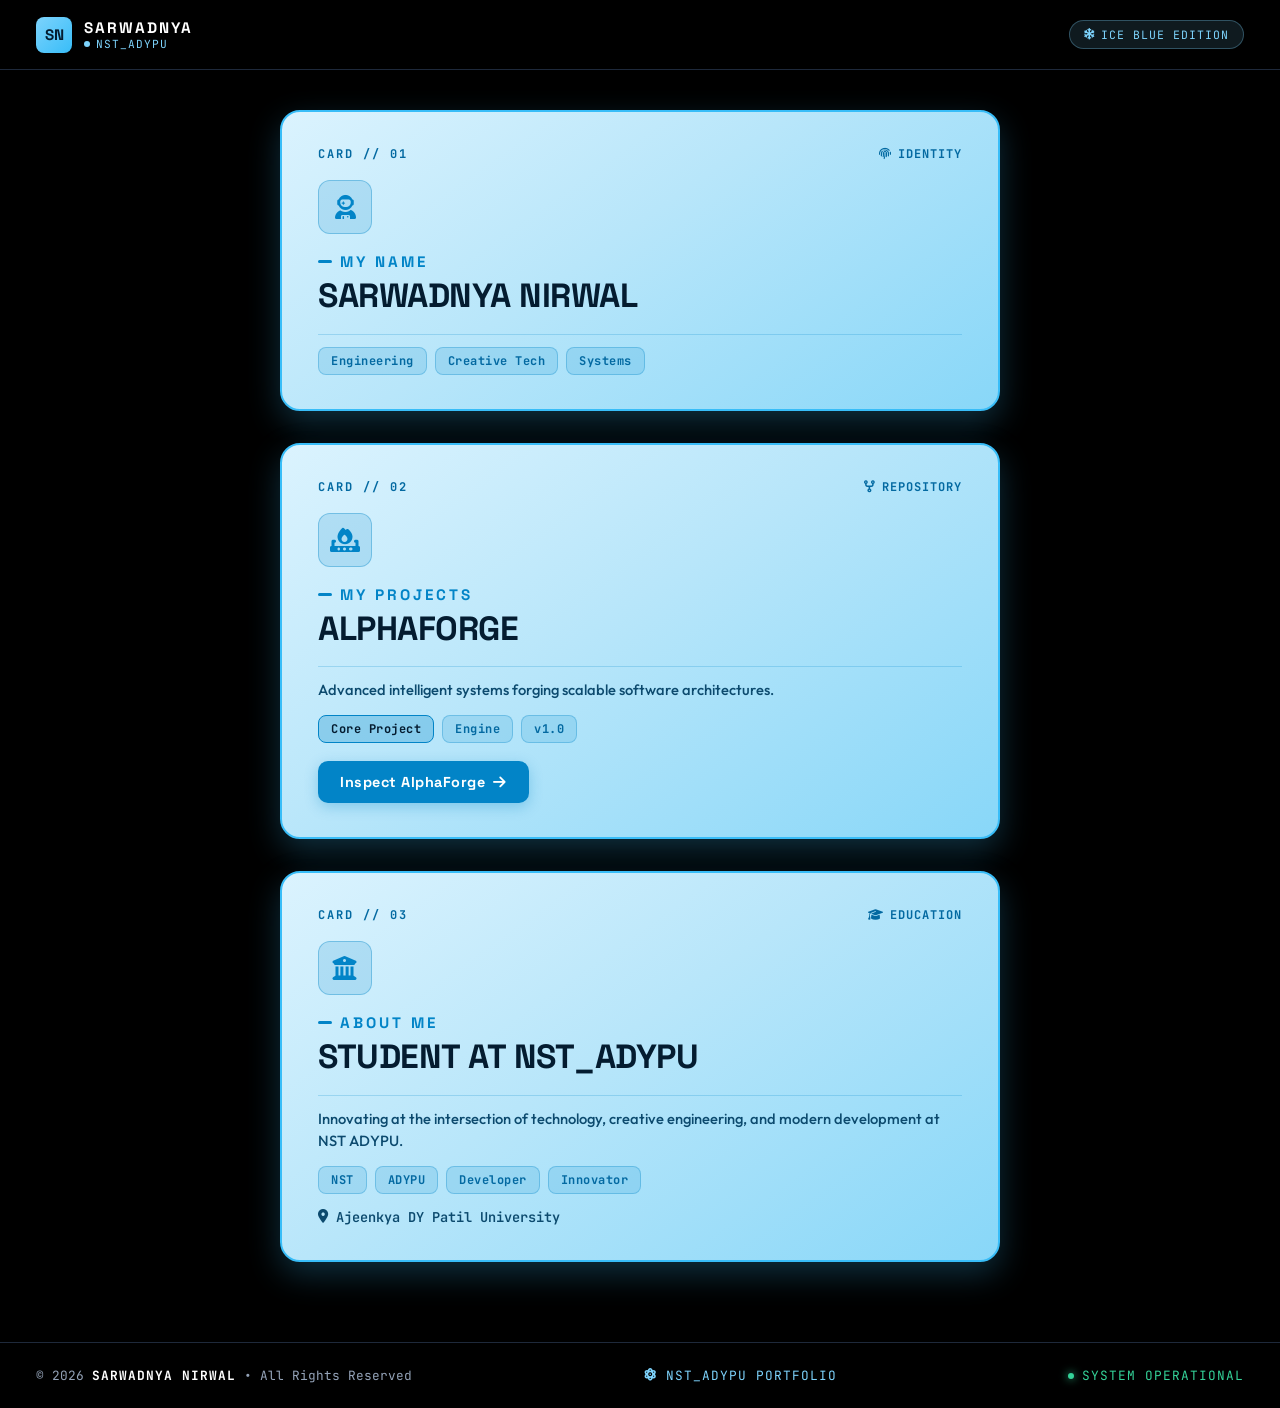
<file: Portfolio/index.html>
<!DOCTYPE html>
<html lang="en">
<head>
  <meta charset="UTF-8">
  <meta name="viewport" content="width=device-width, initial-scale=1.0">
  <title>Sarwadnya Nirwal | Portfolio</title>
  <meta name="description" content="Portfolio of Sarwadnya Nirwal - Student at NST_ADYPU.">
  
  <!-- Google Fonts -->
  <link rel="preconnect" href="https://fonts.googleapis.com">
  <link rel="preconnect" href="https://fonts.gstatic.com" crossorigin>
  <link href="https://fonts.googleapis.com/css2?family=Outfit:wght@300;400;500;600;700;800;900&family=Space+Grotesk:wght@400;500;600;700&family=JetBrains+Mono:wght@400;500;700&display=swap" rel="stylesheet">
  
  <!-- FontAwesome Icons for UI -->
  <link rel="stylesheet" href="https://cdnjs.cloudflare.com/ajax/libs/font-awesome/6.4.0/css/all.min.css">
  
  <link rel="stylesheet" href="style.css">

  <style>
    /* Direct embedded styles to guarantee instant rendering of ice blue cards on black */
    body {
      background-color: #000000 !important;
      color: #ffffff;
      font-family: 'Outfit', sans-serif;
      margin: 0;
      padding: 0;
      cursor: default;
    }
    .content-wrapper {
      width: 100%;
      max-width: 760px;
      margin: 40px auto 80px;
      padding: 0 20px;
      box-sizing: border-box;
    }
    .cards-vertical-stack {
      display: flex;
      flex-direction: column;
      gap: 32px;
      width: 100%;
    }
    .ice-card {
      width: 100%;
      background: linear-gradient(145deg, #dbf3fe 0%, #b8e6fa 45%, #88d7f8 100%) !important;
      border: 2px solid #38bdf8 !important;
      border-radius: 20px !important;
      padding: 34px 36px;
      color: #041c30 !important;
      box-shadow: 0 12px 32px rgba(56, 189, 248, 0.25), 0 4px 14px rgba(0, 0, 0, 0.5) !important;
      box-sizing: border-box;
      transition: transform 0.2s ease, box-shadow 0.2s ease, border-color 0.2s ease;
      display: flex;
      flex-direction: column;
      gap: 18px;
    }
    .ice-card:hover {
      transform: translateY(-4px);
      box-shadow: 0 18px 42px rgba(56, 189, 248, 0.4), 0 6px 18px rgba(0, 0, 0, 0.6) !important;
      border-color: #0284c7 !important;
    }
  </style>
</head>
<body>

  <!-- Navigation Bar -->
  <header class="navbar">
    <div class="nav-brand">
      <div class="brand-cube">
        <span>SN</span>
      </div>
      <div class="brand-info">
        <span class="brand-name">SARWADNYA</span>
        <span class="brand-badge"><span class="status-pulse"></span>NST_ADYPU</span>
      </div>
    </div>

    <div class="nav-controls">
      <div class="mode-tag">
        <i class="fa-solid fa-snowflake"></i>
        <span>ICE BLUE EDITION</span>
      </div>
    </div>
  </header>

  <!-- Main Content: Cards Arranged One by One Down Side -->
  <main class="content-wrapper">
    <div class="cards-vertical-stack">

      <!-- ==============================================
           CARD 1: MY NAME -> SARWADNYA NIRWAL
           ============================================== -->
      <article class="ice-card" id="card-1">
        <div class="card-meta">
          <span class="card-number">CARD // 01</span>
          <span class="card-status"><i class="fa-solid fa-fingerprint"></i> IDENTITY</span>
        </div>

        <div class="card-visual">
          <div class="visual-icon">
            <i class="fa-solid fa-user-astronaut"></i>
          </div>
        </div>

        <div class="card-body">
          <div class="exact-label">MY NAME</div>
          <div class="exact-value">SARWADNYA NIRWAL</div>
        </div>

        <div class="card-footer">
          <div class="tech-tags">
            <span class="tag">Engineering</span>
            <span class="tag">Creative Tech</span>
            <span class="tag">Systems</span>
          </div>
        </div>
      </article>

      <!-- ==============================================
           CARD 2: MY PROJECTS -> AlphaForge
           ============================================== -->
      <article class="ice-card" id="card-2">
        <div class="card-meta">
          <span class="card-number">CARD // 02</span>
          <span class="card-status"><i class="fa-solid fa-code-fork"></i> REPOSITORY</span>
        </div>

        <div class="card-visual">
          <div class="visual-icon">
            <i class="fa-solid fa-fire-burner"></i>
          </div>
        </div>

        <div class="card-body">
          <div class="exact-label">MY PROJECTS</div>
          <div class="exact-value">AlphaForge</div>
        </div>

        <div class="card-footer">
          <p class="card-desc">Advanced intelligent systems forging scalable software architectures.</p>
          <div class="tech-tags">
            <span class="tag highlight">Core Project</span>
            <span class="tag">Engine</span>
            <span class="tag">v1.0</span>
          </div>
          <div class="card-cta">
            <button class="forge-btn" onclick="openProjectModal()">
              <span>Inspect AlphaForge</span>
              <i class="fa-solid fa-arrow-right"></i>
            </button>
          </div>
        </div>
      </article>

      <!-- ==============================================
           CARD 3: ABOUT ME -> STUDENT AT NST_ADYPU
           ============================================== -->
      <article class="ice-card" id="card-3">
        <div class="card-meta">
          <span class="card-number">CARD // 03</span>
          <span class="card-status"><i class="fa-solid fa-graduation-cap"></i> EDUCATION</span>
        </div>

        <div class="card-visual">
          <div class="visual-icon">
            <i class="fa-solid fa-university"></i>
          </div>
        </div>

        <div class="card-body">
          <div class="exact-label">ABOUT ME</div>
          <div class="exact-value">STUDENT AT NST_ADYPU</div>
        </div>

        <div class="card-footer">
          <p class="card-desc">Innovating at the intersection of technology, creative engineering, and modern development at NST ADYPU.</p>
          <div class="tech-tags">
            <span class="tag">NST</span>
            <span class="tag">ADYPU</span>
            <span class="tag">Developer</span>
            <span class="tag">Innovator</span>
          </div>
          <div class="location-badge">
            <i class="fa-solid fa-location-dot"></i>
            <span>Ajeenkya DY Patil University</span>
          </div>
        </div>
      </article>

    </div>
  </main>

  <!-- Project Details Modal for AlphaForge -->
  <div class="modal-backdrop" id="project-modal" aria-hidden="true">
    <div class="modal-box">
      <button class="modal-close-btn" onclick="closeProjectModal()" aria-label="Close modal">
        <i class="fa-solid fa-xmark"></i>
      </button>
      
      <div class="modal-header">
        <div class="modal-tag">PROJECT SPOTLIGHT</div>
        <h2 class="modal-title">AlphaForge</h2>
        <div class="modal-subtitle">Next-Generation Engineering by Sarwadnya Nirwal</div>
      </div>

      <div class="modal-body">
        <div class="forge-stats-grid">
          <div class="forge-stat">
            <span class="stat-number">01</span>
            <span class="stat-name">High Performance</span>
          </div>
          <div class="forge-stat">
            <span class="stat-number">02</span>
            <span class="stat-name">Modular Core</span>
          </div>
          <div class="forge-stat">
            <span class="stat-number">03</span>
            <span class="stat-name">Modern Architecture</span>
          </div>
        </div>

        <p class="forge-description">
          <strong>AlphaForge</strong> represents cutting-edge development architecture engineered with speed, scalability, and seamless user experiences in mind. Created by <strong>Sarwadnya Nirwal</strong> at <strong>NST_ADYPU</strong>.
        </p>

        <div class="modal-tech-stack">
          <span class="stack-badge"><i class="fa-brands fa-html5"></i> HTML5</span>
          <span class="stack-badge"><i class="fa-brands fa-css3-alt"></i> Modern CSS</span>
          <span class="stack-badge"><i class="fa-brands fa-js"></i> JavaScript ES6+</span>
        </div>
      </div>

      <div class="modal-footer">
        <button class="primary-btn" onclick="closeProjectModal()">
          <i class="fa-solid fa-check"></i> Close
        </button>
      </div>
    </div>
  </div>

  <!-- Footer -->
  <footer class="cyber-footer">
    <div class="footer-left">
      <span>&copy; <span id="current-year"></span> <strong>SARWADNYA NIRWAL</strong> &bull; All Rights Reserved</span>
    </div>
    <div class="footer-center">
      <span class="institution-indicator"><i class="fa-solid fa-atom"></i> NST_ADYPU PORTFOLIO</span>
    </div>
    <div class="footer-right">
      <div class="status-indicator">
        <span class="live-pulse"></span> SYSTEM OPERATIONAL
      </div>
    </div>
  </footer>

  <script src="script.js"></script>
</body>
</html>
</file>
<file: Portfolio/style.css>
/* ==========================================================================
   SARWADNYA NIRWAL - PORTFOLIO STYLESHEET
   Ice Blue Cards on Pure Black Background (Vertical Layout)
   ========================================================================== */

:root {
  --bg-black: #000000;
  --bg-card: #b8e6fa;
  --bg-card-gradient: linear-gradient(145deg, #dbf3fe 0%, #b8e6fa 45%, #88d7f8 100%);
  --border-card: #0284c7;
  --border-card-subtle: #38bdf8;
  --shadow-card: 0 12px 32px rgba(56, 189, 248, 0.25), 0 4px 14px rgba(0, 0, 0, 0.5);
  --shadow-card-hover: 0 18px 42px rgba(56, 189, 248, 0.4), 0 6px 18px rgba(0, 0, 0, 0.6);
  
  /* Text inside Ice Blue Card */
  --card-text-title: #041c30;
  --card-text-label: #0284c7;
  --card-text-body: #0c4a6e;
  --card-text-muted: #0369a1;

  /* Typography */
  --font-main: 'Outfit', -apple-system, BlinkMacSystemFont, 'Segoe UI', Roboto, sans-serif;
  --font-heading: 'Space Grotesk', sans-serif;
  --font-mono: 'JetBrains Mono', monospace;
}

/* Reset */
*, *::before, *::after {
  margin: 0;
  padding: 0;
  box-sizing: border-box;
}

html, body {
  width: 100%;
  min-height: 100vh;
  background-color: var(--bg-black);
  color: #ffffff;
  font-family: var(--font-main);
  cursor: default; /* Simple standard browser cursor */
  overflow-x: hidden;
}

/* Standard pointer for buttons & links */
button, a {
  cursor: pointer;
}

/* ==========================================================================
   Navigation Bar
   ========================================================================== */
.navbar {
  position: sticky;
  top: 0;
  width: 100%;
  height: 70px;
  padding: 0 36px;
  display: flex;
  align-items: center;
  justify-content: space-between;
  background: rgba(0, 0, 0, 0.9);
  backdrop-filter: blur(10px);
  -webkit-backdrop-filter: blur(10px);
  border-bottom: 1px solid #1e293b;
  z-index: 100;
}

.nav-brand {
  display: flex;
  align-items: center;
  gap: 12px;
}

.brand-cube {
  width: 36px;
  height: 36px;
  background: linear-gradient(135deg, #7dd3fc, #38bdf8);
  border-radius: 8px;
  display: flex;
  align-items: center;
  justify-content: center;
  font-family: var(--font-heading);
  font-weight: 800;
  font-size: 0.95rem;
  color: #041c30;
}

.brand-info {
  display: flex;
  flex-direction: column;
}

.brand-name {
  font-family: var(--font-heading);
  font-weight: 700;
  letter-spacing: 2px;
  font-size: 0.95rem;
  color: #ffffff;
}

.brand-badge {
  font-family: var(--font-mono);
  font-size: 0.7rem;
  color: #7dd3fc;
  display: flex;
  align-items: center;
  gap: 6px;
  letter-spacing: 1px;
}

.status-pulse {
  width: 6px;
  height: 6px;
  border-radius: 50%;
  background: #7dd3fc;
  display: inline-block;
}

.nav-controls {
  display: flex;
  align-items: center;
  gap: 12px;
}

.mode-tag {
  background: rgba(125, 211, 252, 0.12);
  border: 1px solid rgba(125, 211, 252, 0.3);
  padding: 6px 14px;
  border-radius: 16px;
  font-family: var(--font-mono);
  font-size: 0.72rem;
  color: #7dd3fc;
  display: flex;
  align-items: center;
  gap: 6px;
  letter-spacing: 1px;
}

/* ==========================================================================
   Main Content: Vertical Cards Container (One by One Downwards)
   ========================================================================== */
.content-wrapper {
  width: 100%;
  max-width: 760px;
  margin: 40px auto 80px;
  padding: 0 20px;
  display: flex;
  flex-direction: column;
  align-items: center;
}

.cards-vertical-stack {
  display: flex;
  flex-direction: column;
  gap: 32px;
  width: 100%;
}

/* ==========================================================================
   ICE BLUE CARD COMPONENT
   ========================================================================== */
.ice-card {
  width: 100%;
  background: var(--bg-card-gradient);
  border: 2px solid var(--border-card-subtle);
  border-radius: 20px;
  padding: 34px 36px;
  color: var(--card-text-title);
  box-shadow: var(--shadow-card);
  transition: transform 0.2s ease, box-shadow 0.2s ease, border-color 0.2s ease;
  display: flex;
  flex-direction: column;
  gap: 18px;
}

/* Hover: subtle clean 2D lift (no 3D tilt) */
.ice-card:hover {
  transform: translateY(-4px);
  box-shadow: var(--shadow-card-hover);
  border-color: var(--border-card);
}

/* Card Meta Header */
.card-meta {
  display: flex;
  justify-content: space-between;
  align-items: center;
}

.card-number {
  font-family: var(--font-mono);
  font-size: 0.75rem;
  letter-spacing: 2px;
  font-weight: 700;
  color: var(--card-text-muted);
}

.card-status {
  font-family: var(--font-mono);
  font-size: 0.75rem;
  letter-spacing: 1px;
  font-weight: 700;
  color: var(--card-text-muted);
  display: flex;
  align-items: center;
  gap: 6px;
}

/* Card Visual Icon */
.card-visual {
  display: flex;
  align-items: center;
}

.visual-icon {
  width: 54px;
  height: 54px;
  border-radius: 12px;
  background: rgba(2, 132, 199, 0.16);
  border: 1.5px solid rgba(2, 132, 199, 0.35);
  display: flex;
  align-items: center;
  justify-content: center;
  font-size: 1.5rem;
  color: #0284c7;
}

/* Card Body - EXACT Labels & Values */
.card-body {
  text-align: left;
}

/* Exact Upper Label */
.exact-label {
  font-family: var(--font-heading);
  font-size: 0.95rem;
  font-weight: 800;
  letter-spacing: 3px;
  color: var(--card-text-label);
  text-transform: uppercase;
  margin-bottom: 6px;
  display: flex;
  align-items: center;
  gap: 8px;
}

.exact-label::before {
  content: '';
  display: inline-block;
  width: 14px;
  height: 3px;
  background: var(--card-text-label);
  border-radius: 2px;
}

/* Exact Down Value */
.exact-value {
  font-family: var(--font-heading);
  font-size: 2.1rem;
  font-weight: 900;
  letter-spacing: -0.5px;
  line-height: 1.15;
  color: var(--card-text-title);
  text-transform: uppercase;
}

/* Card Footer & Tags */
.card-footer {
  display: flex;
  flex-direction: column;
  gap: 14px;
  padding-top: 12px;
  border-top: 1.5px solid rgba(2, 132, 199, 0.22);
}

.card-desc {
  font-size: 0.92rem;
  color: var(--card-text-body);
  line-height: 1.5;
  font-weight: 500;
}

.tech-tags {
  display: flex;
  flex-wrap: wrap;
  gap: 8px;
}

.tag {
  background: rgba(2, 132, 199, 0.15);
  border: 1px solid rgba(2, 132, 199, 0.3);
  padding: 5px 12px;
  border-radius: 8px;
  font-family: var(--font-mono);
  font-size: 0.75rem;
  font-weight: 700;
  color: var(--card-text-muted);
  letter-spacing: 0.5px;
}

.tag.highlight {
  background: rgba(2, 132, 199, 0.28);
  border-color: #0284c7;
  color: #041c30;
}

.location-badge {
  display: flex;
  align-items: center;
  gap: 8px;
  font-size: 0.85rem;
  color: var(--card-text-body);
  font-family: var(--font-mono);
  font-weight: 600;
}

.card-cta {
  margin-top: 4px;
}

.forge-btn {
  background: #0284c7;
  border: none;
  color: #ffffff;
  padding: 12px 22px;
  border-radius: 10px;
  font-family: var(--font-heading);
  font-size: 0.9rem;
  font-weight: 700;
  letter-spacing: 0.5px;
  display: inline-flex;
  align-items: center;
  gap: 8px;
  transition: background 0.2s ease, transform 0.2s ease;
  box-shadow: 0 4px 14px rgba(2, 132, 199, 0.3);
}

.forge-btn:hover {
  background: #0369a1;
  transform: translateY(-2px);
}

/* ==========================================================================
   Project Details Modal for AlphaForge
   ========================================================================== */
.modal-backdrop {
  position: fixed;
  inset: 0;
  background: rgba(0, 0, 0, 0.85);
  backdrop-filter: blur(10px);
  -webkit-backdrop-filter: blur(10px);
  z-index: 1000;
  display: flex;
  align-items: center;
  justify-content: center;
  padding: 20px;
  opacity: 0;
  pointer-events: none;
  transition: opacity 0.25s ease;
}

.modal-backdrop.open {
  opacity: 1;
  pointer-events: auto;
}

.modal-box {
  width: 100%;
  max-width: 560px;
  background: linear-gradient(135deg, #e0f2fe 0%, #bae6fd 100%);
  border: 2px solid #38bdf8;
  box-shadow: 0 25px 60px rgba(0, 0, 0, 0.8), 0 0 30px rgba(56, 189, 248, 0.3);
  border-radius: 20px;
  padding: 34px 30px;
  position: relative;
  color: #041c30;
}

.modal-close-btn {
  position: absolute;
  top: 20px;
  right: 20px;
  background: rgba(2, 132, 199, 0.15);
  border: 1px solid rgba(2, 132, 199, 0.3);
  color: #041c30;
  width: 36px;
  height: 36px;
  border-radius: 50%;
  display: flex;
  align-items: center;
  justify-content: center;
  transition: background 0.2s ease;
}

.modal-close-btn:hover {
  background: rgba(2, 132, 199, 0.3);
}

.modal-tag {
  font-family: var(--font-mono);
  font-size: 0.75rem;
  color: #0284c7;
  font-weight: 700;
  letter-spacing: 2px;
  margin-bottom: 6px;
}

.modal-title {
  font-family: var(--font-heading);
  font-size: 2rem;
  font-weight: 900;
  color: #041c30;
  margin-bottom: 4px;
}

.modal-subtitle {
  font-size: 0.9rem;
  color: #0c4a6e;
  margin-bottom: 22px;
  font-weight: 500;
}

.forge-stats-grid {
  display: grid;
  grid-template-columns: repeat(3, 1fr);
  gap: 12px;
  margin-bottom: 22px;
}

.forge-stat {
  background: rgba(2, 132, 199, 0.12);
  border: 1px solid rgba(2, 132, 199, 0.25);
  border-radius: 12px;
  padding: 12px 10px;
  text-align: center;
}

.stat-number {
  display: block;
  font-family: var(--font-mono);
  font-size: 1.25rem;
  font-weight: 800;
  color: #0284c7;
  margin-bottom: 2px;
}

.stat-name {
  font-size: 0.72rem;
  color: #0c4a6e;
  font-weight: 600;
}

.forge-description {
  font-size: 0.92rem;
  color: #041c30;
  line-height: 1.6;
  margin-bottom: 22px;
}

.forge-description strong {
  color: #0284c7;
}

.modal-tech-stack {
  display: flex;
  flex-wrap: wrap;
  gap: 8px;
  margin-bottom: 26px;
}

.stack-badge {
  background: rgba(2, 132, 199, 0.15);
  border: 1px solid rgba(2, 132, 199, 0.3);
  color: #041c30;
  font-family: var(--font-mono);
  font-weight: 600;
  font-size: 0.75rem;
  padding: 6px 12px;
  border-radius: 8px;
  display: flex;
  align-items: center;
  gap: 6px;
}

.primary-btn {
  background: #0284c7;
  border: none;
  color: #ffffff;
  font-family: var(--font-heading);
  font-weight: 700;
  font-size: 0.9rem;
  letter-spacing: 0.5px;
  padding: 12px 24px;
  border-radius: 10px;
  display: inline-flex;
  align-items: center;
  gap: 8px;
  transition: background 0.2s ease;
}

.primary-btn:hover {
  background: #0369a1;
}

/* ==========================================================================
   Footer
   ========================================================================== */
.cyber-footer {
  width: 100%;
  padding: 24px 36px;
  border-top: 1px solid #1e293b;
  background: #000000;
  display: flex;
  align-items: center;
  justify-content: space-between;
  font-size: 0.8rem;
  color: #94a3b8;
  font-family: var(--font-mono);
}

.footer-left strong {
  color: #ffffff;
  letter-spacing: 1px;
}

.institution-indicator {
  color: #7dd3fc;
  display: flex;
  align-items: center;
  gap: 8px;
  letter-spacing: 1px;
}

.status-indicator {
  display: flex;
  align-items: center;
  gap: 8px;
  letter-spacing: 1px;
  color: #34d399;
}

.live-pulse {
  width: 6px;
  height: 6px;
  border-radius: 50%;
  background: #34d399;
  box-shadow: 0 0 8px #34d399;
  display: inline-block;
}

/* ==========================================================================
   Responsive Adaptations
   ========================================================================== */
@media (max-width: 768px) {
  .navbar {
    padding: 0 20px;
  }
  
  .content-wrapper {
    margin: 24px auto 60px;
    padding: 0 16px;
  }
  
  .ice-card {
    padding: 26px 20px;
  }
  
  .exact-value {
    font-size: 1.6rem;
  }

  .cyber-footer {
    flex-direction: column;
    gap: 12px;
    text-align: center;
    padding: 24px 20px;
  }
}
</file>
